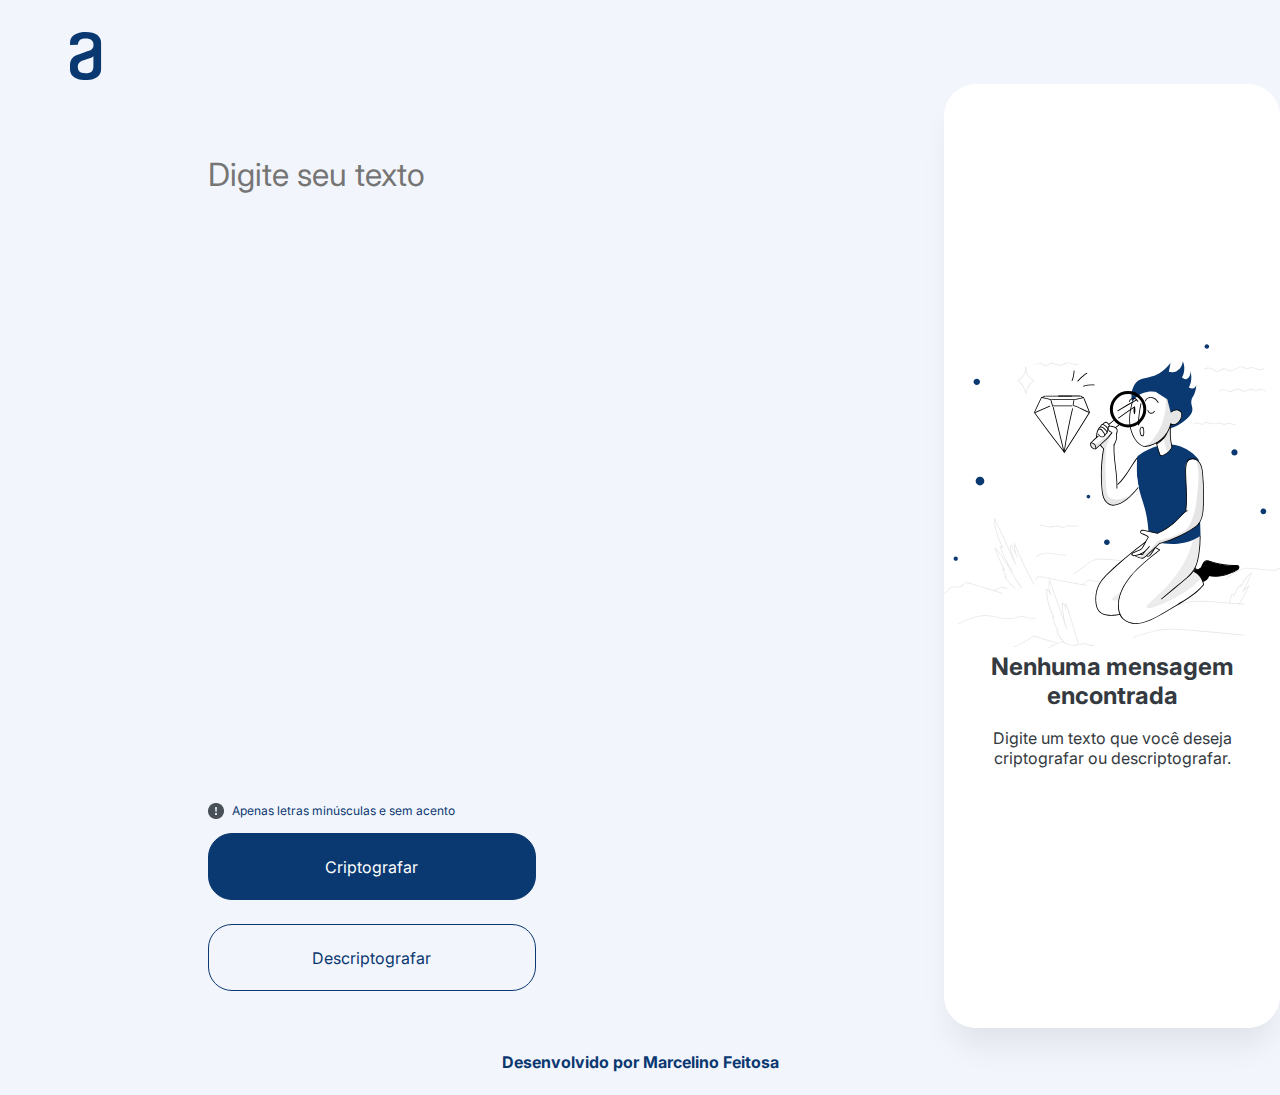
<file: index.html>
<!DOCTYPE html>
<html lang="pt-br">
<head>
    <meta charset="UTF-8">
    <meta http-equiv="X-UA-Compatible" content="IE=edge">
    <meta name="viewport" content="width=device-width, initial-scale=1.0">
    <link rel="stylesheet" href="./styles/style.css">
    
    <title>Decodificador de texto</title>
</head>
<body>
    <header class="cabecalho">
        <img src="./assets/Frame 6.svg" alt="logo da alura">
        
        
    </header>
    
    <main>
        <div class="apresentacao__inicial">
        <div class="apresentacao">
            
            <input class="apresentacao__entrada" id="texto-original" type="text" placeholder="Digite seu texto">
            <div class="alerta">
                <img src="./assets/Group.png"  width="16px" height="16px"  alt="sinal de exclamacao"> 
                <p class="padrao__texto">Apenas letras minúsculas e sem acento</p>
            </div>
            <div class="apresentacao__esquerda">     
            <div>
                     <button onclick="esconder('conteudo')" id="criptografar" class="apresentacao__botoes__navegacao">Criptografar</button>
            </div>
            <div>
                     <button onclick="esconder('conteudo')" id="descriptografar" class="apresentacao__botoes__navegacao" >Descriptografar</button>
            </div>
            
            </div>
        </div>    
            <div class="apresentacao__direita" >
                <textarea name="" id="resultado"></textarea>
            <div id="conteudo">
                <img class="imagem__contexto" src="./assets/High quality products 1 1.svg">
                <p class="apresentacao__saida"> Nenhuma mensagem <br> encontrada</p> <br>
                <div class="apresentacao__saida1" >Digite um texto que você deseja <br> criptografar ou descriptografar.</div>
            </div>
                <button onclick="" id="btn_copiar" class="apresentacao__botoes__copiar">Copiar</button>
            </div>
                
        </div> 
    </main>
    
   
    <footer class="rodape">
        <p>Desenvolvido por Marcelino Feitosa</p>
    </footer>

</body>
    <script src="app.js" defer></script>
</html>
</file>
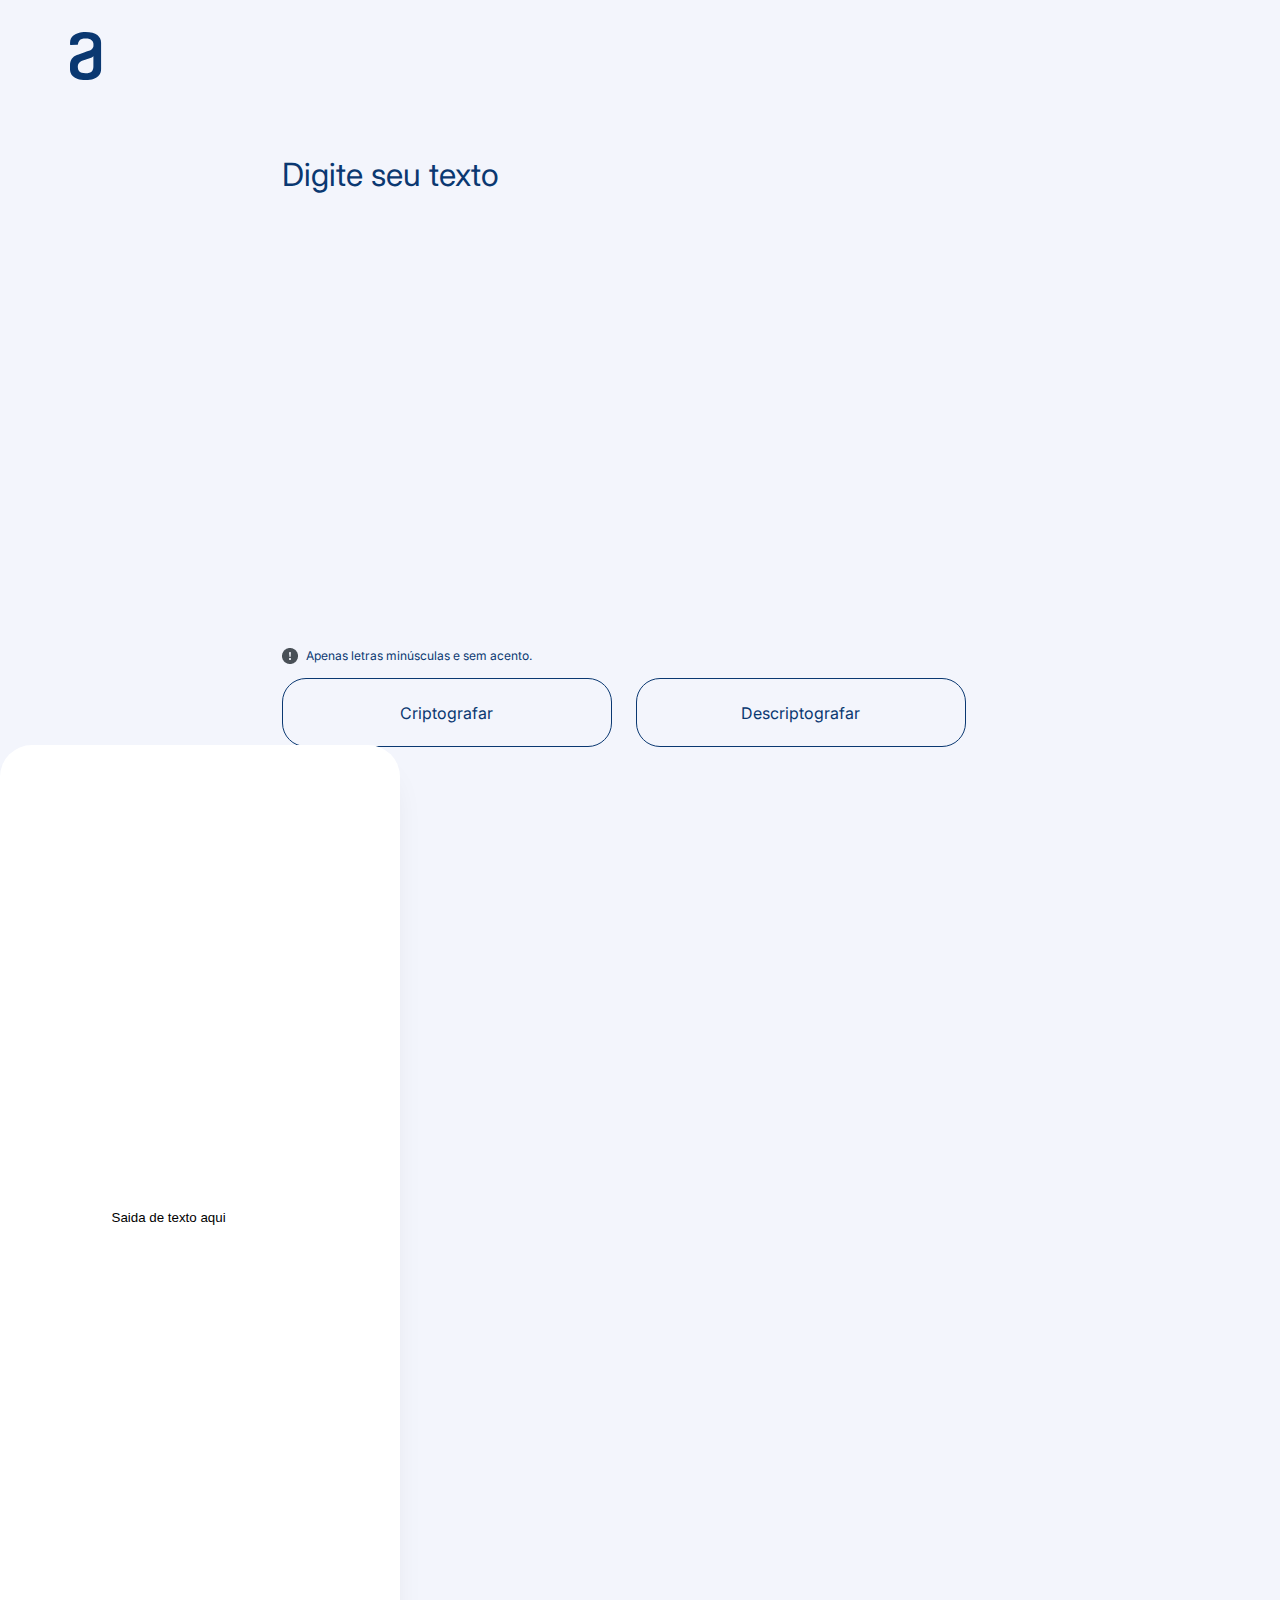
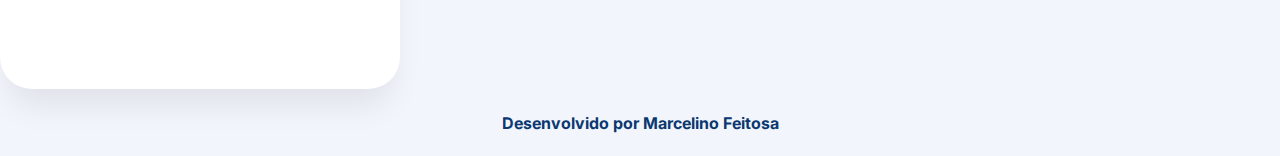
<file: about.html>
<!DOCTYPE html>
<html lang="en">
    <head>
        <meta charset="UTF-8">
        <meta http-equiv="X-UA-Compatible" content="IE=edge">
        <meta name="viewport" content="width=device-width, initial-scale=1.0">
        <link rel="stylesheet" href="./styles/style.css">
        <title>Decodificador de texto</title>
    </head>
    
    <body>
        <header class="cabecalho">
            <img src="./assets/Frame 6.svg" alt="logo da alura">
        </header>
        
       
        <main>
            
            <div class="apresentacao">
                <input class="apresentacao__entrada" type="text" value="Digite seu texto">
                <div class="alerta">
                    <img src="./assets/Group.png"  width="16px" height="16px"  alt="sinal de exclamacao"> 
                    <p class="padrao__texto">Apenas letras minúsculas e sem acento.</p>
                </div>
                <div class="apresentacao__esquerda">     
                    <div>
                         <a class="apresentacao__botoes__navegacao" href="/about.html"> Criptografar</a>
                    </div>
                        <div>
                            <a class="apresentacao__botoes__navegacao" href="b">Descriptografar</a>
                         </div>
                
                </div>
             
            <section class="apresentacao__direita">
               <input type="text" value="Saida de texto aqui">
                <a class="apresentacao__botoes__copiar">Copiar</a> 
                
            </section>
            </div>
        </main>
         
        
        
        <footer class="rodape">
    <p>Desenvolvido por Marcelino Feitosa</p>
        </footer>
    
    </body>
</html>
</file>
<file: styles/style.css>
@import url('https://fonts.googleapis.com/css2?family=Inter:wght@100..900&display=swap');
:root{
    --cor-primaria: #0A3871;
    --cor-secundaria: #FFFFFF;
    --cor-terciaria: #F3F5FC;
    --cor-hover: #343A40;
    --cor-saida: #343A40;

    --fonte-primaria: "Inter", sans-serif;
}

*{
    padding:0;
    margin:0;
    border:0
}

body{
     background-color: var(--cor-terciaria);
     color: var(--cor-secundaria);
}

.apresentacao__inicial{
    display: flex;
    justify-content: center;
}

.apresentacao{
    display: flex;
    flex-wrap: wrap;
    width: auto;
}

.cabecalho{
    padding: 2.5% 2% 0% 2%;
}

.alerta{
    margin-top: auto;
    display: flex;
    gap: 8px;
    width: 66%;
    padding-left: 22%;
    height: 30px;
}

.apresentacao__entrada{
    display: flex;
    flex: wrap;
    border: 0 none;
    outline:0;
    font-family: var(--fonte-primaria);
    font-size: 2rem;
    font-weight: 400;
    color: var(--cor-primaria);
    width: 66%;
    height: 20vh;
    padding-left: 22%;
    padding-bottom: 30%;
    background-color: #ffffff00;
}

.padrao__texto{
    font-family: var(--fonte-primaria);
    color:var(--cor-primaria);
    font-weight: 400;
    font-size: 0.75rem;
}

.apresentacao__botoes__navegacao:active,.apresentacao__botoes__copiar:active{
    color: var(--cor-secundaria);
    background-color: var(--cor-primaria);
}

.apresentacao__botoes__navegacao,.apresentacao__botoes__copiar{
    display: flex;
    justify-content: center;
    align-items: center;
    text-decoration: none;
    border: 1px solid var(--cor-primaria);
    border-radius: 24px;
    color: var(--cor-primaria);
    background-color: #ffffff00;
    font-family: var(--fonte-primaria);
    font-size: 1rem;
    font-weight: 400;
    width: 328px;
    height: 67px;
    gap: 24px;
}

*[id=criptografar]{
    background-color: var(--cor-primaria);
    color: var(--cor-secundaria);
   }

.apresentacao__botoes__copiar{
    margin-top: 63%;
    display: none;
}

.apresentacao__saida{
    color: var(--cor-saida);
    font-family: var(--fonte-primaria);
    font-size: 1.5rem;
    font-weight: 700;
    outline:none;
}

.apresentacao__saida1{
    color: var(--cor-saida);
    font-family: var(--fonte-primaria);
    font-size: 1rem;
}

.apresentacao__esquerda{
    display: flex;
    flex-wrap: wrap;
    height: 67px;
    width: 66%;
    padding-left: 22%;
    gap: 24px;
    row-gap: 24px;
}

.apresentacao__direita{
    display: flex; 
    flex-wrap: wrap;
    row-gap: 32px;
    flex-direction: column;
    justify-content: center;
    align-items: center;
    text-align: center;
    width: 400px;
    height: 944px;
    border-radius: 32px;
    background: var(--cor-secundaria);
    box-shadow: 0px 24px 32px -8px rgba(0, 0, 0, 0.08);
}

*[id=resultado]{
    width: 339px;
    height: 401px;
    font-family: var(--fonte-primaria);
    color: var(--cor-saida);
    font-size: 24px;
    font-weight: 400;
    outline:none;
    display: none;
    align-items: center;
}

.rodape{
    display: flex;
    flex-wrap: wrap;
    justify-content: center;
    align-items: center;
    color: var(--cor-primaria);
    font-family: var(--fonte-primaria);
    font-weight: 700;
    width: auto;
    height: 67px;
}

@media screen and (max-width:1250px) {

    .apresentacao__botoes__navegacao{
        width: 300px;
    } 
}

@media screen and (max-width:1024px),(min-width:600) { 

    .apresentacao__inicial{
        flex-direction: column;
    }
    .apresentacao__esquerda{
        width: 100%;
        justify-content: center;
        padding-left: 0;
    }
   .apresentacao{
        gap: 10px;
    }
    .apresentacao__entrada{
        height: 50vh;
        padding-left: 10%;
        padding-bottom:0;
    }
    .apresentacao__direita{
        margin-top: 5%;
        width: auto;
        height: 133px;   
    }
    .imagem__contexto{
        display: none;
    }
    .apresentacao__botoes__copiar{
        margin-top: 0;
        display: none;
        width: 250px;
    }
}

@media screen and (max-width:768px) {
    
    .apresentacao__entrada{
        width: 100%;
    }
    .apresentacao__esquerda{
        max-width: 680px;
        height: auto;
    }
    *[id=resultado]{
        width: auto;
        height: auto;
    }
    .apresentacao__direita{
        width: 343px;
        height: 595px;  
    }
    .alerta{
        padding-left: 5%;
    }
}

/* Esta seção de 'medias' faz ajustes para atender requisitos de design*/  
@media screen and (max-width:780px) {
    .alerta{
        padding-left: 10%;
    }
}
@media screen and (max-width:880px) {
    .alerta{
        padding-left: 10%;
    }
}
@media screen and (max-width:930px) {
    .alerta{
        padding-left: 10%;
    }
}
@media screen and (max-width:586px) {
    .cabecalho{
        padding: 5% 2% 0% 2%;
    }
    .apresentacao__esquerda{
        height: auto;
    }
    .apresentacao{
        gap: 10px;
    }
    .apresentacao__direita{
        width: 327px;
        height: 186px;
        margin-left: 10%;
    }
    .apresentacao__botoes__navegacao{
         width: 250px;
         height: 67px;
    }
    .apresentacao__botoes__copiar{
        margin-top: 0;
        display: none;
        width: 250px;
    }
    .alerta{
        padding-left: 10%; 
    }
}
@media screen and (max-width:376px) {
    .apresentacao__esquerda{
        height: auto;
    }
    .apresentacao{
        gap: 10px;
    }
    .apresentacao__direita{
        width: 327px;
        height: 186px;
        margin-left: 7%;
    }
    .apresentacao__botoes__navegacao{
         width: 250px;
         height: 67px;
    }
    .alerta{
        padding-left: 10%; 
    }
}
</file>
